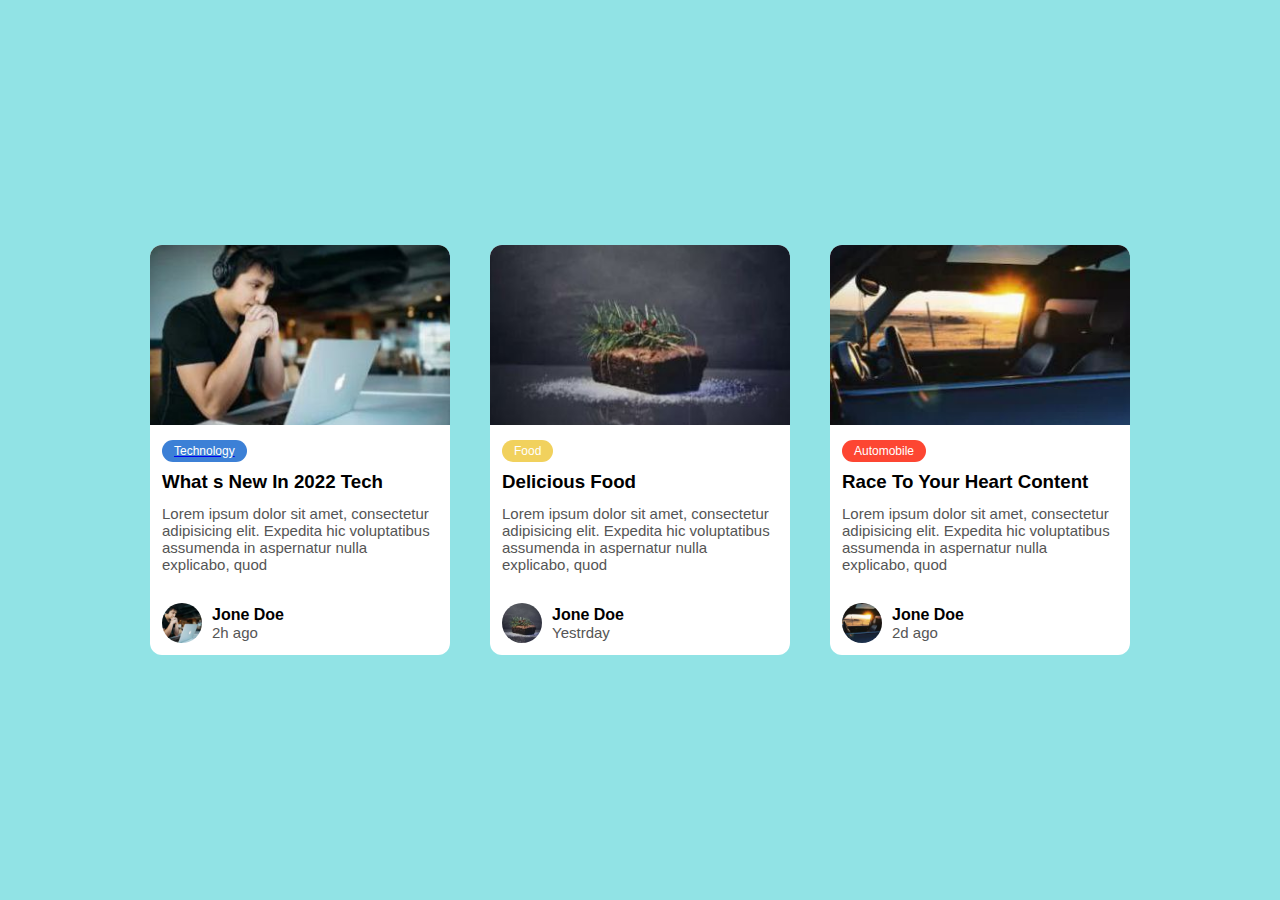
<file: index.html>
<!DOCTYPE html>
<html lang="en">
  <head>
    <meta charset="UTF-8" />
    <meta name="viewport" content="width=device-width, initial-scale=1.0" />
    <title>Document</title>
    <link rel="stylesheet" href="./style/style.css" />
  </head>
  <body>
    <div class="wrapper">
      <div class="comtainer">
        <div class="card__img">
          <img src="./img/img--1.jpg" alt="logo" />
        </div>
        <div class="card__body">
          <a href="./pages/home.html">
            <span class="span">Technology</span>
          </a>
          <h3 class="card_title">What s New In 2022 Tech</h3>
          <p class="card__text">
            Lorem ipsum dolor sit amet, consectetur adipisicing elit. Expedita
            hic voluptatibus assumenda in aspernatur nulla explicabo, quod
          </p>
          <div class="div">
            <img src="./img/img--1.jpg" alt="img" />
            <div>
              <h4>Jone Doe</h4>
              <p>2h ago</p>
            </div>
          </div>
        </div>
      </div>
      <div class="comtainer">
        <div class="card__img">
          <img src="./img/img__2.jpg" alt="logo" />
        </div>
        <div class="card__body">
          <span class="spann">Food</span>
          <h3 class="card_title">Delicious Food</h3>
          <p class="card__text">
            Lorem ipsum dolor sit amet, consectetur adipisicing elit. Expedita
            hic voluptatibus assumenda in aspernatur nulla explicabo, quod
          </p>
          <div class="div">
            <img src="./img/img__2.jpg" alt="img" />
            <div>
              <h4>Jone Doe</h4>
              <p>Yestrday</p>
            </div>
          </div>
        </div>
      </div>
      <div class="comtainer">
        <div class="card__img">
          <img src="./img/img__3.jpg" alt="logo" />
        </div>
        <div class="card__body">
          <span class="spannn">Automobile</span>
          <h3 class="card_title">Race To Your Heart Content</h3>
          <p class="card__text">
            Lorem ipsum dolor sit amet, consectetur adipisicing elit. Expedita
            hic voluptatibus assumenda in aspernatur nulla explicabo, quod
          </p>
          <div class="div">
            <img src="./img/img__3.jpg" alt="img" />
            <div>
              <h4>Jone Doe</h4>
              <p>2d ago</p>
            </div>
          </div>
        </div>
      </div>
    </div>
  </body>
</html>
</file>
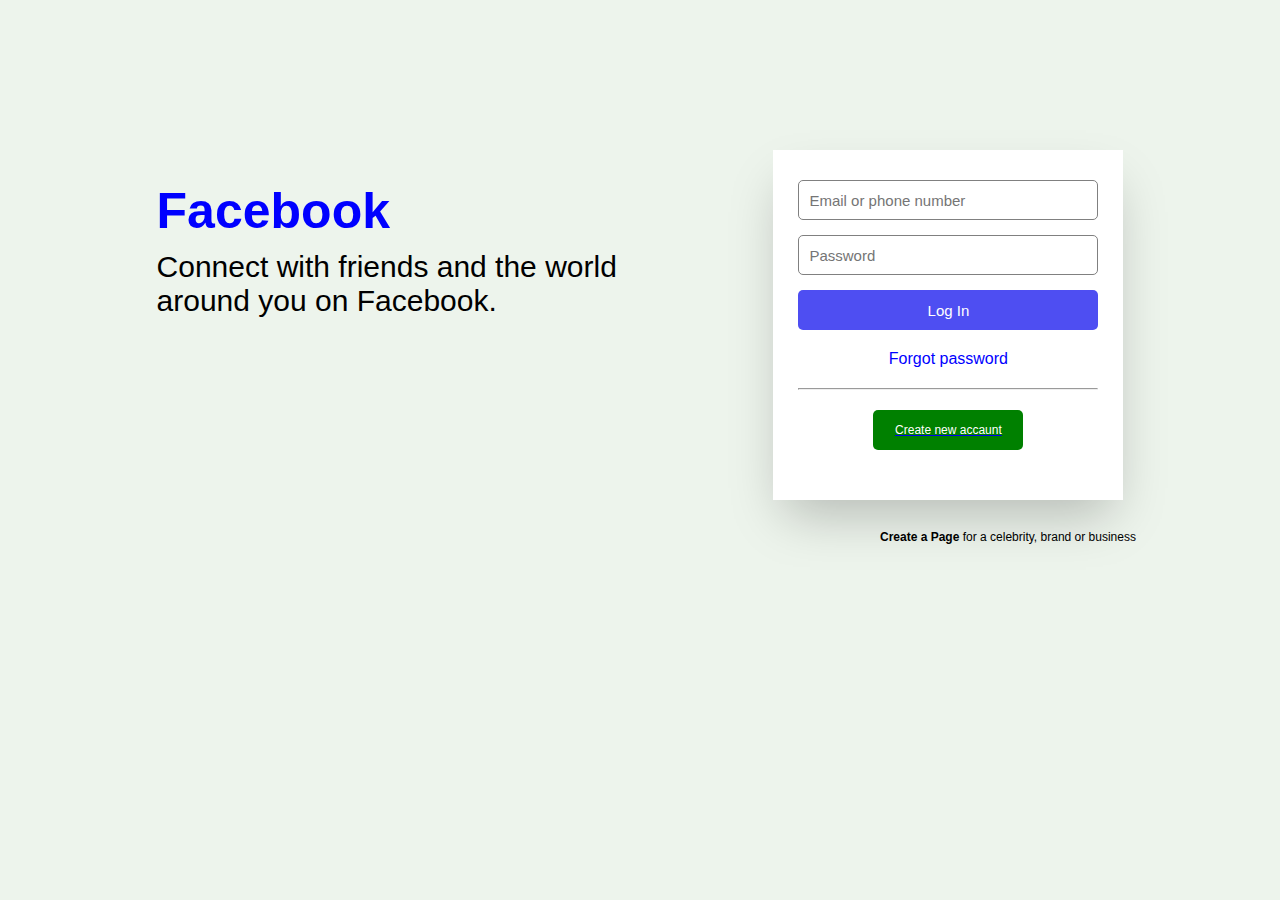
<file: pages/abut.html>
<!DOCTYPE html>
<html lang="en">
  <head>
    <meta charset="UTF-8" />
    <meta name="viewport" content="width=device-width, initial-scale=1.0" />
    <title>Document</title>
    <link rel="stylesheet" href="../style/prfex.css" />
  </head>
  <body>
    <div class="wrapper">
      <div class="container">
        <div class="main__rght">
          <h1 class="title">Facebook</h1>
          <p class="text">
            Connect with friends and the world <br />
            around you on Facebook.
          </p>
        </div>
        <div class="main__left">
          <input
            class="main__input"
            type="email"
            placeholder="Email or phone number"
          />
          <input class="input" type="password" placeholder="Password" />
          <button class="btn">Log In</button>
          <p class="left__text">Forgot password</p>
          <hr class="hr" />
          <a href="./animatsiya.html">
            <button class="button">Create new accaunt</button>
          </a>
        </div>
      </div>
      <p class="p__text">
        <b>Create a Page</b> for a celebrity, brand or business
      </p>
    </div>
  </body>
</html>
</file>
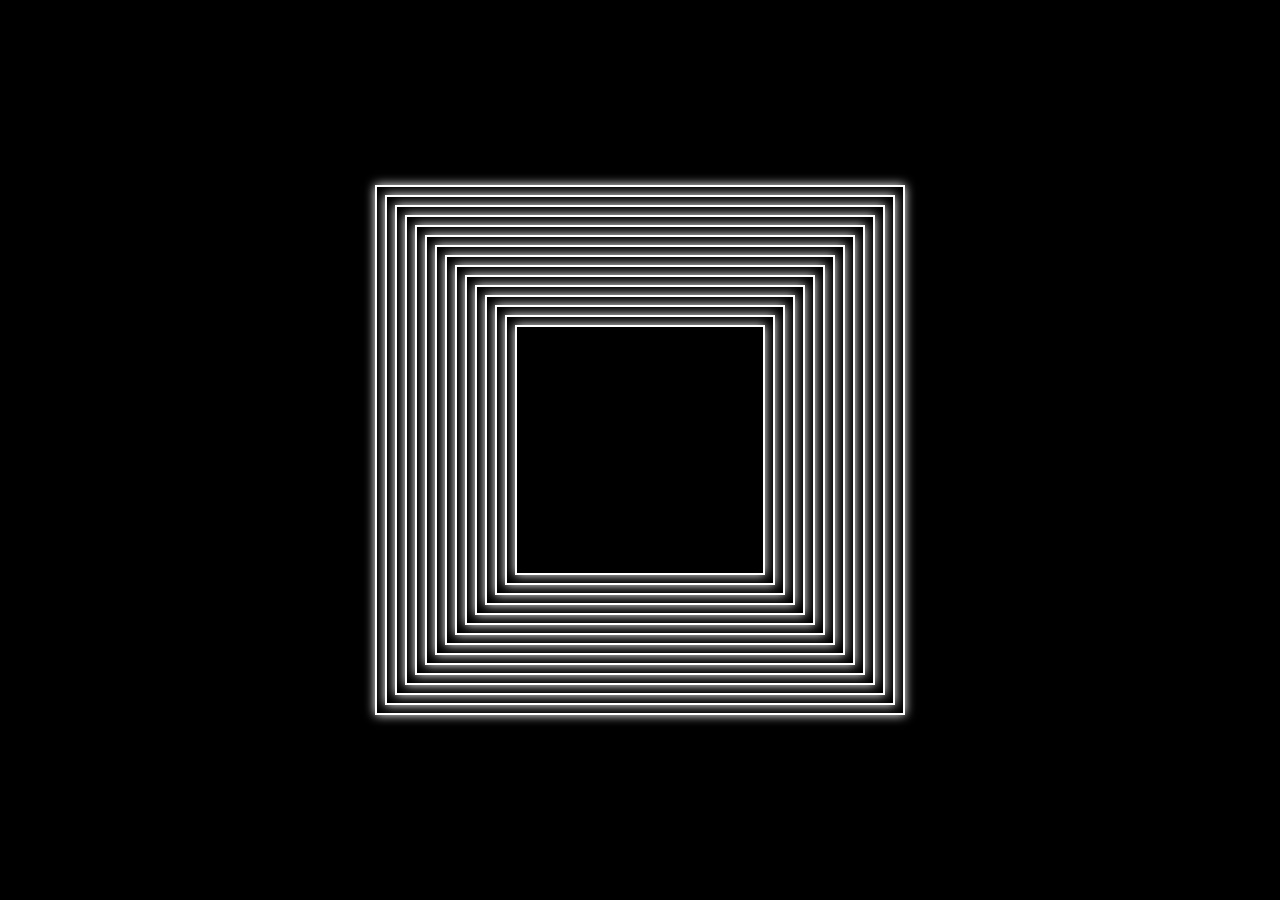
<file: pages/animatsiya.html>
<!DOCTYPE html>
<html lang="en">
  <head>
    <meta charset="UTF-8" />
    <meta name="viewport" content="width=device-width, initial-scale=1.0" />
    <title>Animatsiya</title>
    <link rel="stylesheet" href="../style/minifay.css" />
  </head>
  <body>
    <div class="container">
      <span></span>
      <span></span>
      <span></span>
      <span></span>
      <span></span>
      <span></span>
      <span></span>
      <span></span>
      <span></span>
      <span></span>
      <span></span>
      <span></span>
      <span></span>
      <span></span>
      <span></span>
    </div>
  </body>
</html>
</file>
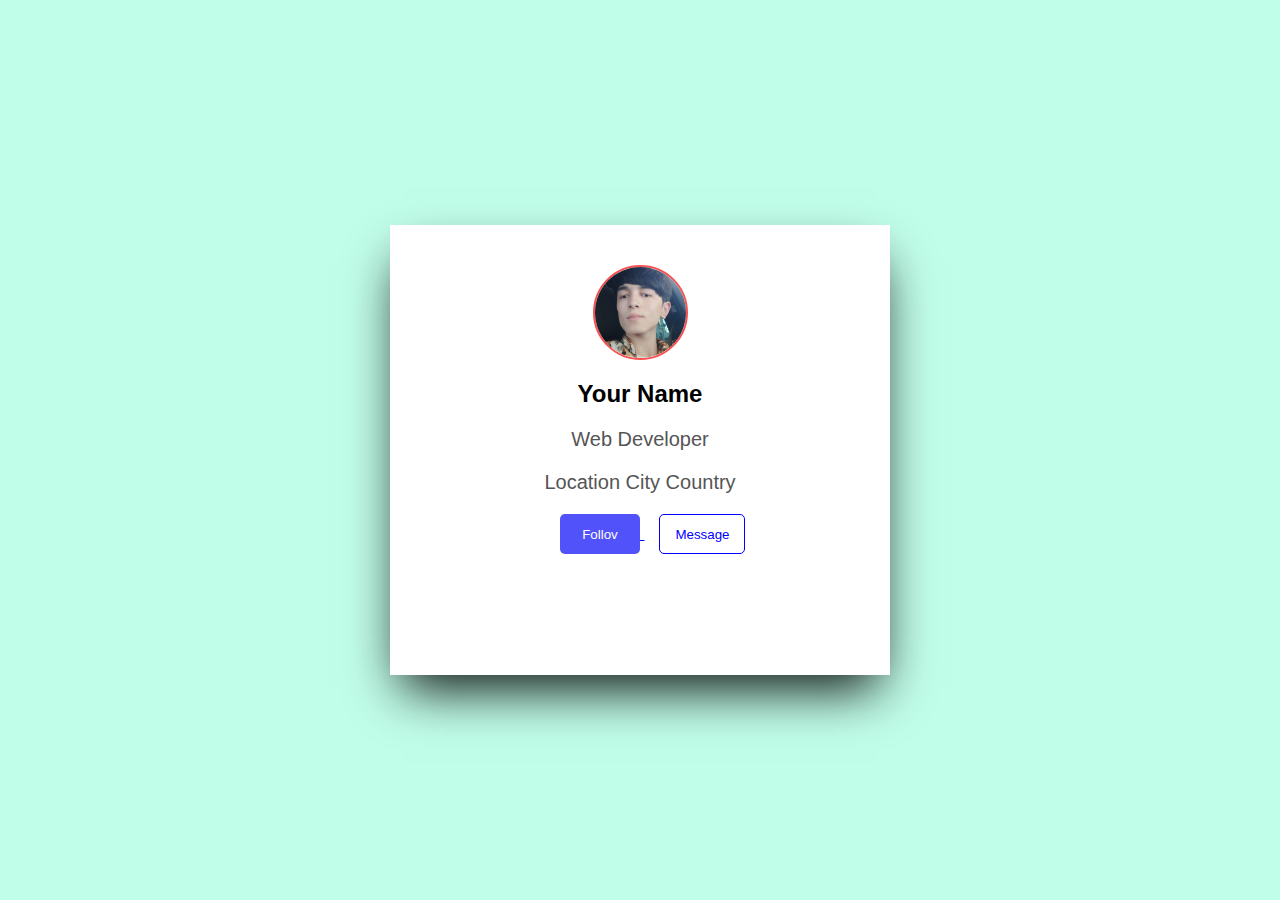
<file: pages/home.html>
<!DOCTYPE html>
<html lang="en">
  <head>
    <meta charset="UTF-8" />
    <meta name="viewport" content="width=device-width, initial-scale=1.0" />
    <title>Document</title>
    <link rel="stylesheet" href="../style/main.css" />
  </head>
  <body>
    <div class="wrapper">
      <div class="comtainer">
        <div class="card__img">
          <img src="../img/img__4.jpg" alt="logo" class="img" />
        </div>
        <h2 class="title">Your Name</h2>
        <p class="text">Web Developer</p>
        <p class="text">Location City Country</p>
        <div class="div">
          <a href="./abut.html">
            <button class="btn">Follov</button>
          </a>
          <button class="button">Message</button>
        </div>
      </div>
    </div>
  </body>
</html>
</file>
<file: style/style.css>
* {
  padding: 0;
  margin: 0;
  box-sizing: border-box;
  font-family: sans-serif;
}
.wrapper {
  width: 100%;
  height: 100vh;
  background: rgb(145, 227, 229);
  background: linear-gradient(
    34deg,
    rgb (145, 227, 329, 1) 0%,
    rgb(128, 135, 217, 1) 100%
  );
  display: flex;
  justify-content: center;
  align-items: center;
  gap: 40px;
}
.comtainer {
  width: 300px;
  background-color: white;
  border-radius: 12px;
}
.card__img img {
  width: 100%;
  height: 180px;
  object-fit: cover;
  border-radius: 12px 12px 0 0;
}
.card__body {
  padding: 12px;
}
.span {
  display: inline block;
  background-color: dodgerblue;
  font-size: 12px;
  text-decoration: none;
  color: white;
  padding: 4px 12px;
  border-radius: 20px;
  background: rgb(60, 128, 214);
  background: linear-gradient(
    180deg,
    rgb (60, 128, 214, 1) 0%,
    rgb(100, 191, 235, 1) 100%
  );
}
.card_title {
  margin: 12px 0;
}
.card__text {
  font-size: 15px;
  color: #555;
}
.div img {
  width: 40px;
  height: 40px;
  border-radius: 50%;
  object-fit: cover;
}
.div {
  display: flex;
  align-items: center;
  gap: 10px;
  margin-top: 30px;
}
.div p {
  color: #555;
  font-size: 15px;
}
.spann {
  display: inline block;
  background-color: rgb(239, 214, 86);
  font-size: 12px;
  color: white;
  padding: 4px 12px;
  border-radius: 20px;
  background: rgb(241, 209, 93);
  background: linear-gradient(
    180deg,
    rgb (60, 128, 214, 1) 0%,
    rgb(247, 216, 106) 100%
  );
}
.spannn {
  display: inline block;
  background-color: rgb(249, 92, 53);
  font-size: 12px;
  color: white;
  padding: 4px 12px;
  border-radius: 20px;
  background: rgb(253, 70, 50);
  background: linear-gradient(
    180deg,
    rgb (60, 128, 214, 1) 0%,
    rgb(247, 93, 63) 100%
  );
}
</file>
<file: style/prfex.css>
* {
  padding: 0;
  margin: 0;
  box-sizing: border-box;
  font-family: sans-serif;
}
.wrapper {
  width: 100%;
  height: 100vh;
  background-color: #edf4ec;
}
.container {
  display: flex;
  justify-content: space-evenly;
  align-items: center;
}
.main__left {
  margin-top: 150px;
}
.main__left {
  width: 350px;
  height: 350px;
  background-color: white;
  box-shadow: rgba(6, 6, 6, 0.25) 0px 25px 50px -12px;
}
.main__input {
  display: block;
  margin: 0 auto;
  margin-top: 30px;
  width: 300px;
  height: 40px;
  border-radius: 5px;
  border: none;
  border: 1px solid grey;
  padding: 10px;
  font-size: 15px;
}
.input {
  display: block;
  margin: 0 auto;
  margin-top: 15px;
  width: 300px;
  height: 40px;
  border-radius: 5px;
  border: none;
  border: 1px solid grey;
  padding: 10px;
  font-size: 15px;
}
.btn {
  display: block;
  margin: 0 auto;
  margin-top: 15px;
  width: 300px;
  height: 40px;
  border-radius: 5px;
  border: none;
  color: white;
  background-color: rgb(78, 78, 242);
  font-size: 15px;
}
.left__text {
  text-align: center;
  margin-top: 20px;
  color: blue;
}
.hr {
  width: 300px;
  margin: 0 auto;
  margin-top: 20px;
}
.button {
  width: 150px;
  height: 40px;
  border-radius: 5px;
  border: none;
  background-color: green;
  color: white;
  font-size: 12px;
  display: block;
  margin: 0 auto;
  margin-top: 20px;
}
.title {
  font-size: 50px;
  color: blue;
}
.text {
  font-size: 30px;
  margin-top: 10px;
}
.p__text {
  margin-top: 30px;
  margin-left: 880px;
  font-size: 12px;
}
</file>
<file: style/minifay.css>
body {
  margin: 0;
  padding: 0;
  display: flex;
  justify-content: center;
  align-items: center;
  min-height: 100vh;
  overflow-y: hidden;
  background-color: black;
}
.container {
  position: absolute;
  width: 550px;
  height: 550px;
  transform-style: preserve-3d;
  transform: perspective(600px);rotate: {odeg};
}
.container span{
    position: absolute;
    display: block;
    box-sizing: border-box;
    border: 2px solid white;
    margin: 10px; 
    box-shadow: 0 0 10px white;
    animation: span 40s ease-in-out infinite;

}
@keyframes span {
    0%{
        transform: rotate(odeg);
        border-radius: 0;
    }
    20%{
        box-shadow: 0 0 40px rgb(128, 255, 0);
    }
    50%{
        transform: rotate(360deg);
        background-color: black;
        box-shadow: 0 0 40px rgb(0, 230, 255);
        border-radius: 20%;
    }
    70%{
        box-shadow: 0 0 40px rgb(255, 102, 0) ;
    }
    10%{
        transform: rotate(odeg);

    }
}
.container span:nth-child(1){
    top: 0;
    left: 0;
    right: 0;
    bottom: 0;
    animation-delay: 0.5s;
}
.container span:nth-child(2){
    top: 10px;
    left: 10px;
    right: 10px;
    bottom: 10px;
    animation-delay: 1s;
}
.container span:nth-child(3){
    top: 20px;
    left: 20px;
    right: 20px;
    bottom: 20px;
    animation-delay: 1.5s;
}
.container span:nth-child(4){
    top: 30px;
    left: 30px;
    right: 30px;
    bottom: 30px;
    animation-delay: 2s;
}
.container span:nth-child(5){
    top: 40px;
    left: 40px;
    right: 40px;
    bottom: 40px;
    animation-delay: 2.5s;
}
.container span:nth-child(6){
    top: 50px;
    left: 50px;
    right: 50px;
    bottom: 50px;
    animation-delay: 3s;
}
.container span:nth-child(7){
    top: 60px;
    left: 60px;
    right: 60px;
    bottom: 60px;
    animation-delay: 3.5s;
}
.container span:nth-child(8){
    top: 70px;
    left: 70px;
    right: 70px;
    bottom: 70px;
    animation-delay: 4s;
}
.container span:nth-child(9){
    top: 80px;
    left: 80px;
    right: 80px;
    bottom: 80px;
    animation-delay: 4.5s;
}
.container span:nth-child(10){
    top: 90px;
    left: 90px;
    right: 90px;
    bottom: 90px;
    animation-delay: 5s;
}
.container span:nth-child(11){
    top: 100px;
    left: 100px;
    right: 100px;
    bottom:100px;
    animation-delay: 5.5s;
}
.container span:nth-child(12){
    top: 110px;
    left: 110px;
    right: 110px;
    bottom: 110px;
    animation-delay: 6s;
}
.container span:nth-child(13){
    top: 120px;
    left: 120px;
    right: 120px;
    bottom: 120px;
    animation-delay: 6.5s;
}
.container span:nth-child(14){
    top: 130px;
    left: 130px;
    right: 130px;
    bottom: 130px;
    animation-delay: 7s;
}
.container span:nth-child(15){
    top: 140px;
    left: 140px;
    right: 140px;
    bottom: 140px;
    animation-delay: 7.5s;
}
</file>
<file: style/main.css>
* {
  padding: 0;
  margin: 0;
  box-sizing: border-box;
  font-family: sans-serif;
}
.wrapper {
  width: 100%;
  height: 100vh;
  background-color: rgb(193, 254, 234);
  display: flex;
  justify-content: center;
  align-items: center;
}
.comtainer {
  width: 500px;
  height: 450px;
  background-color: white;
  margin: 0 auto;
  box-shadow: rgba(0, 0, 0, 0.962) 0px 25px 50px -12px;
}
.img {
  width: 95px;
  height: 95px;
  border-radius: 50%;
  display: block;
  margin: 0 auto;
  margin-top: 40px;
  border: 2px solid rgb(237, 79, 126);
  border: 2px solid rgb(248, 81, 81);
}
.title {
  text-align: center;
  margin-top: 20px;
}
.text {
  text-align: center;
  margin-top: 20px;
  color: #555;
  font-size: 20px;
}
.btn {
  width: 80px;
  height: 40px;
  background-color: rgb(82, 82, 250);
  color: white;
  border-radius: 5px;
  border: none;
  margin-top: 20px;
}
.div {
  margin-left: 170px;
}
.button {
  width: 86px;
  height: 40px;
  background-color: white;
  color: blue;
  border-radius: 5px;
  border: none;
  border: 1px solid blue;
  margin-left: 15px;
}
</file>
